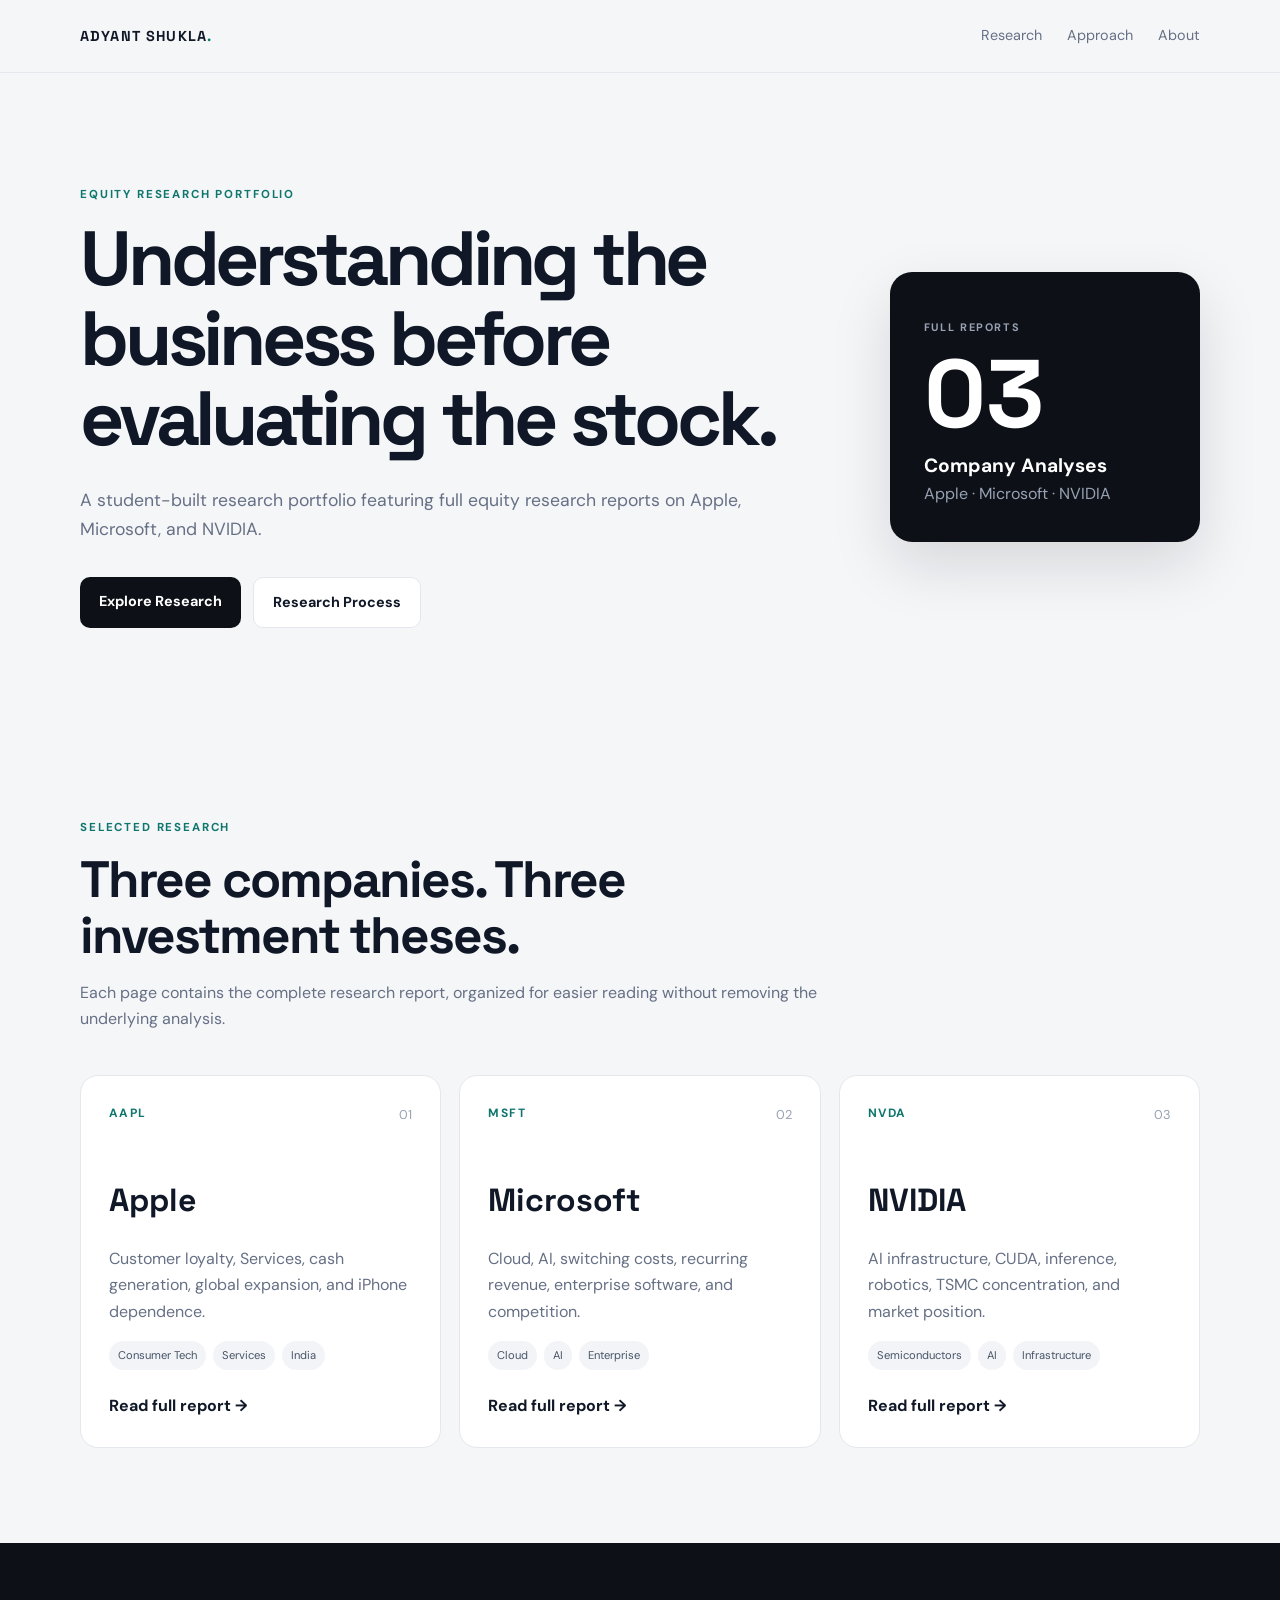
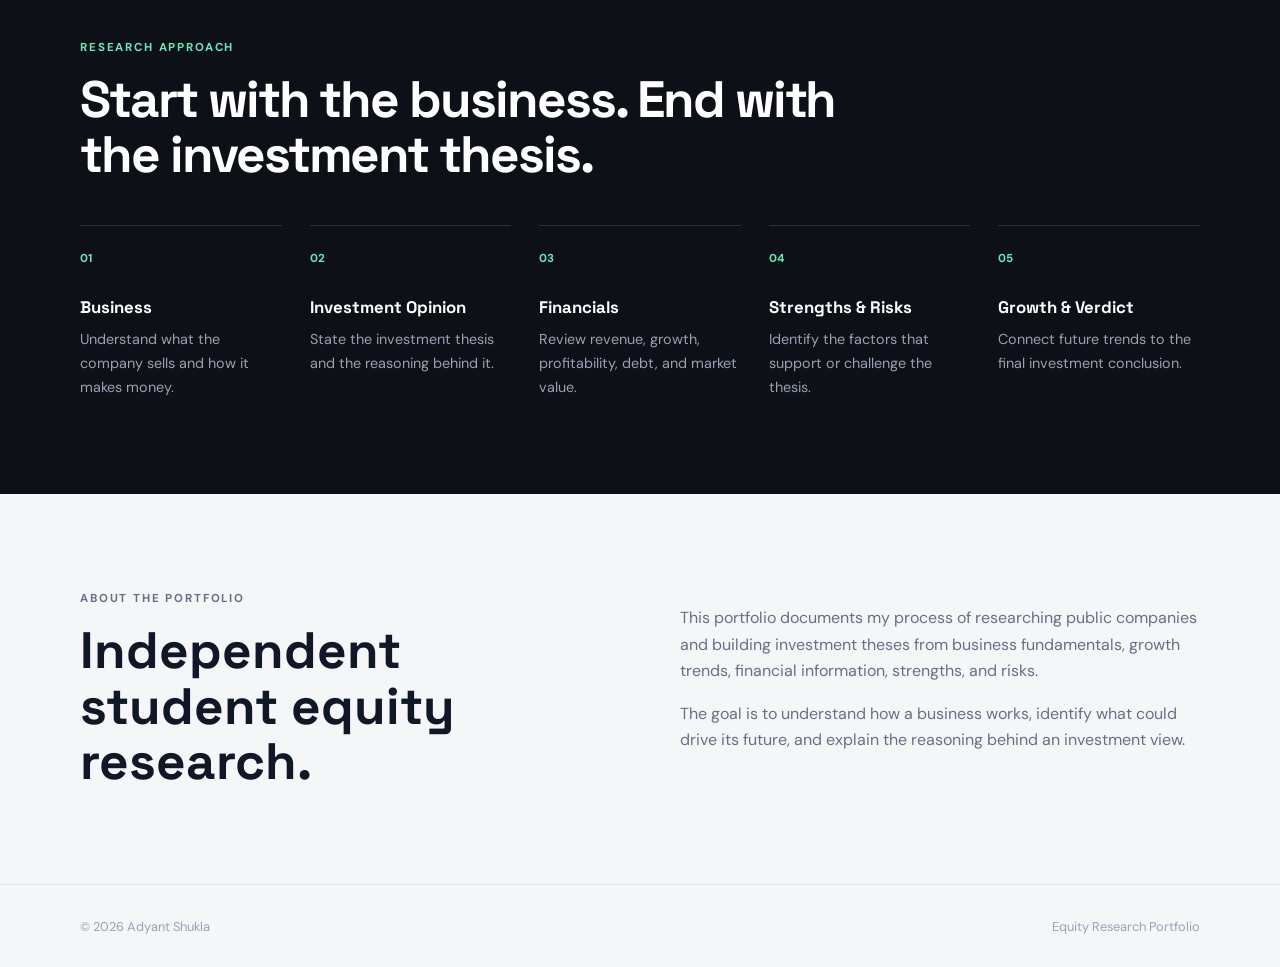
<file: index.html>
<!doctype html><html lang="en"><head><meta charset="utf-8"><meta name="viewport" content="width=device-width,initial-scale=1"><title>Adyant Shukla | Equity Research Portfolio</title><style>
@import url('https://fonts.googleapis.com/css2?family=DM+Sans:wght@400;500;600;700&family=Space+Grotesk:wght@500;600;700&display=swap');
:root{--bg:#f5f6f8;--surface:#fff;--ink:#101828;--muted:#667085;--line:#e4e7ec;--dark:#0d1117;--accent:#6ee7b7;--accent-dark:#0f766e;--max:1120px}
*{box-sizing:border-box}html{scroll-behavior:smooth}body{margin:0;background:var(--bg);color:var(--ink);font-family:"DM Sans",sans-serif;line-height:1.65}a{color:inherit;text-decoration:none}.container{width:min(calc(100% - 40px),var(--max));margin:auto}
.nav{position:sticky;top:0;z-index:20;background:rgba(245,246,248,.95);backdrop-filter:blur(12px);border-bottom:1px solid var(--line)}.nav-inner{min-height:72px;display:flex;align-items:center;justify-content:space-between}.brand{font:700 .9rem "Space Grotesk";letter-spacing:.08em}.brand span{color:var(--accent-dark)}nav{display:flex;gap:25px;color:var(--muted);font-size:.9rem}nav a:hover{color:var(--ink)}
.hero{padding:112px 0 95px}.hero-grid{display:grid;grid-template-columns:1.55fr .65fr;gap:70px;align-items:center}.eyebrow{margin:0 0 15px;color:var(--accent-dark);font-size:.72rem;font-weight:700;letter-spacing:.16em}.hero h1{font:700 clamp(3rem,6vw,5.4rem)/1.04 "Space Grotesk";letter-spacing:-.055em;margin:0}.hero-copy{max-width:670px;margin:27px 0 33px;color:var(--muted);font-size:1.1rem}.actions{display:flex;gap:12px}.button{padding:13px 19px;border-radius:10px;font-weight:700;font-size:.9rem}.primary{background:var(--dark);color:#fff}.secondary{border:1px solid var(--line);background:#fff}
.hero-card{background:var(--dark);color:#fff;border-radius:22px;padding:34px;min-height:270px;display:flex;flex-direction:column;justify-content:flex-end;box-shadow:0 24px 60px rgba(13,17,23,.13)}.metric-label{color:#98a2b3;font-size:.68rem;letter-spacing:.15em;font-weight:700}.metric-number{font:700 6rem/.9 "Space Grotesk";margin:14px 0 12px}.metric-title{font-size:1.2rem;font-weight:700}.metric-sub{color:#98a2b3}
.section{padding:95px 0}.heading{max-width:780px;margin-bottom:42px}.heading h2{font:700 clamp(2.1rem,4vw,3.4rem)/1.08 "Space Grotesk";letter-spacing:-.04em;margin:0}.heading p:not(.eyebrow){color:var(--muted);margin-top:17px}
.cards{display:grid;grid-template-columns:repeat(3,1fr);gap:18px}.card{background:#fff;border:1px solid var(--line);border-radius:18px;padding:28px;min-height:340px;display:flex;flex-direction:column}.card-top{display:flex;justify-content:space-between}.ticker{color:var(--accent-dark);font-size:.75rem;font-weight:700;letter-spacing:.12em}.num{color:#98a2b3;font-size:.8rem}.card h3{font:700 2rem/1.1 "Space Grotesk";margin:58px 0 12px}.card p{color:var(--muted)}.tags{display:flex;gap:7px;flex-wrap:wrap;margin-top:auto}.tags span{background:#f2f4f7;color:#475467;padding:5px 9px;border-radius:999px;font-size:.7rem}.text-link{margin-top:23px;font-weight:700}
.dark{background:var(--dark);color:#fff}.dark .eyebrow{color:var(--accent)}.dark .heading p:not(.eyebrow){color:#98a2b3}.process{display:grid;grid-template-columns:repeat(5,1fr);gap:28px}.process-item{border-top:1px solid #29313d;padding-top:18px}.process-item span{color:var(--accent);font-size:.72rem;font-weight:700}.process-item h3{font:700 1.05rem "Space Grotesk";margin:26px 0 10px}.process-item p{color:#98a2b3;font-size:.9rem;margin:0}
.about{display:grid;grid-template-columns:1fr 1fr;gap:80px}.about h2{font:700 clamp(2.1rem,4vw,3.2rem)/1.08 "Space Grotesk";margin:0}.about p{color:var(--muted)}
footer{border-top:1px solid var(--line)}.footer{min-height:82px;display:flex;justify-content:space-between;align-items:center;color:#98a2b3;font-size:.8rem}
.report-hero{padding:82px 0 52px}.back{display:inline-block;color:var(--muted);font-size:.88rem;margin-bottom:25px}.report-hero h1{font:700 clamp(3rem,6vw,5rem)/1 "Space Grotesk";letter-spacing:-.055em;margin:0}.meta{color:var(--muted);margin-top:15px}
.report-wrap{display:grid;grid-template-columns:minmax(0,1fr) 285px;gap:55px;align-items:start;padding-bottom:90px}.section-block{padding:38px 0;border-top:1px solid var(--line);scroll-margin-top:90px}.section-block:first-child{border-top:0}.section-block h2{font:700 1.65rem/1.15 "Space Grotesk";margin:0 0 18px}.section-block h3{font:700 1.05rem "Space Grotesk";margin:26px 0 9px}.section-block p{color:#475467;margin:0 0 16px}.section-block ul,.section-block ol{color:#475467}.section-block li{margin:8px 0}.snapshot{width:100%;border-collapse:collapse;background:#fff;border:1px solid var(--line)}.snapshot td{padding:11px 13px;border-bottom:1px solid var(--line)}.snapshot tr:last-child td{border-bottom:0}.snapshot td:last-child{text-align:right;font-weight:600}.rating-card{position:sticky;top:95px;background:var(--dark);color:#fff;border-radius:18px;padding:25px}.rating-label{color:var(--accent);font-size:.68rem;font-weight:700;letter-spacing:.13em}.rating{font:700 3.1rem "Space Grotesk";margin:9px 0}.rating-card p{color:#98a2b3;font-size:.86rem;margin:0}.toc{margin-top:22px;border-top:1px solid #29313d;padding-top:18px}.toc a{display:block;color:#cbd5e1;font-size:.82rem;padding:5px 0}.toc a:hover{color:#fff}
@media(max-width:850px){.hero-grid,.about,.report-wrap{grid-template-columns:1fr}.cards{grid-template-columns:1fr}.process{grid-template-columns:repeat(2,1fr)}.rating-card{position:static}.hero{padding-top:70px}}
@media(max-width:560px){.container{width:min(calc(100% - 28px),var(--max))}nav{gap:12px;font-size:.76rem}.section{padding:70px 0}.process{grid-template-columns:1fr}.footer{flex-direction:column;justify-content:center;gap:4px}}

</style></head><body>
<header class="nav"><div class="container nav-inner"><a class="brand" href="index.html">ADYANT SHUKLA<span>.</span></a><nav><a href="#research">Research</a><a href="#approach">Approach</a><a href="#about">About</a></nav></div></header>
<section class="hero"><div class="container hero-grid"><div><p class="eyebrow">EQUITY RESEARCH PORTFOLIO</p><h1>Understanding the business before evaluating the stock.</h1><p class="hero-copy">A student-built research portfolio featuring full equity research reports on Apple, Microsoft, and NVIDIA.</p><div class="actions"><a class="button primary" href="#research">Explore Research</a><a class="button secondary" href="#approach">Research Process</a></div></div><div class="hero-card"><div class="metric-label">FULL REPORTS</div><div class="metric-number">03</div><div class="metric-title">Company Analyses</div><div class="metric-sub">Apple · Microsoft · NVIDIA</div></div></div></section>
<section id="research" class="section"><div class="container"><div class="heading"><p class="eyebrow">SELECTED RESEARCH</p><h2>Three companies. Three investment theses.</h2><p>Each page contains the complete research report, organized for easier reading without removing the underlying analysis.</p></div><div class="cards">
<article class="card"><div class="card-top"><span class="ticker">AAPL</span><span class="num">01</span></div><h3>Apple</h3><p>Customer loyalty, Services, cash generation, global expansion, and iPhone dependence.</p><div class="tags"><span>Consumer Tech</span><span>Services</span><span>India</span></div><a class="text-link" href="apple.html">Read full report →</a></article>
<article class="card"><div class="card-top"><span class="ticker">MSFT</span><span class="num">02</span></div><h3>Microsoft</h3><p>Cloud, AI, switching costs, recurring revenue, enterprise software, and competition.</p><div class="tags"><span>Cloud</span><span>AI</span><span>Enterprise</span></div><a class="text-link" href="microsoft.html">Read full report →</a></article>
<article class="card"><div class="card-top"><span class="ticker">NVDA</span><span class="num">03</span></div><h3>NVIDIA</h3><p>AI infrastructure, CUDA, inference, robotics, TSMC concentration, and market position.</p><div class="tags"><span>Semiconductors</span><span>AI</span><span>Infrastructure</span></div><a class="text-link" href="nvidia.html">Read full report →</a></article>
</div></div></section>
<section id="approach" class="section dark"><div class="container"><div class="heading"><p class="eyebrow">RESEARCH APPROACH</p><h2>Start with the business. End with the investment thesis.</h2></div><div class="process">
<div class="process-item"><span>01</span><h3>Business</h3><p>Understand what the company sells and how it makes money.</p></div>
<div class="process-item"><span>02</span><h3>Investment Opinion</h3><p>State the investment thesis and the reasoning behind it.</p></div>
<div class="process-item"><span>03</span><h3>Financials</h3><p>Review revenue, growth, profitability, debt, and market value.</p></div>
<div class="process-item"><span>04</span><h3>Strengths & Risks</h3><p>Identify the factors that support or challenge the thesis.</p></div>
<div class="process-item"><span>05</span><h3>Growth & Verdict</h3><p>Connect future trends to the final investment conclusion.</p></div>
</div></div></section>
<section id="about" class="section"><div class="container about"><div><p class="eyebrow">ABOUT THE PORTFOLIO</p><h2>Independent student equity research.</h2></div><div><p>This portfolio documents my process of researching public companies and building investment theses from business fundamentals, growth trends, financial information, strengths, and risks.</p><p>The goal is to understand how a business works, identify what could drive its future, and explain the reasoning behind an investment view.</p></div></div></section>
<footer><div class="container footer"><span>© 2026 Adyant Shukla</span><span>Equity Research Portfolio</span></div></footer><script src="script.js"></script></body></html>
</file>
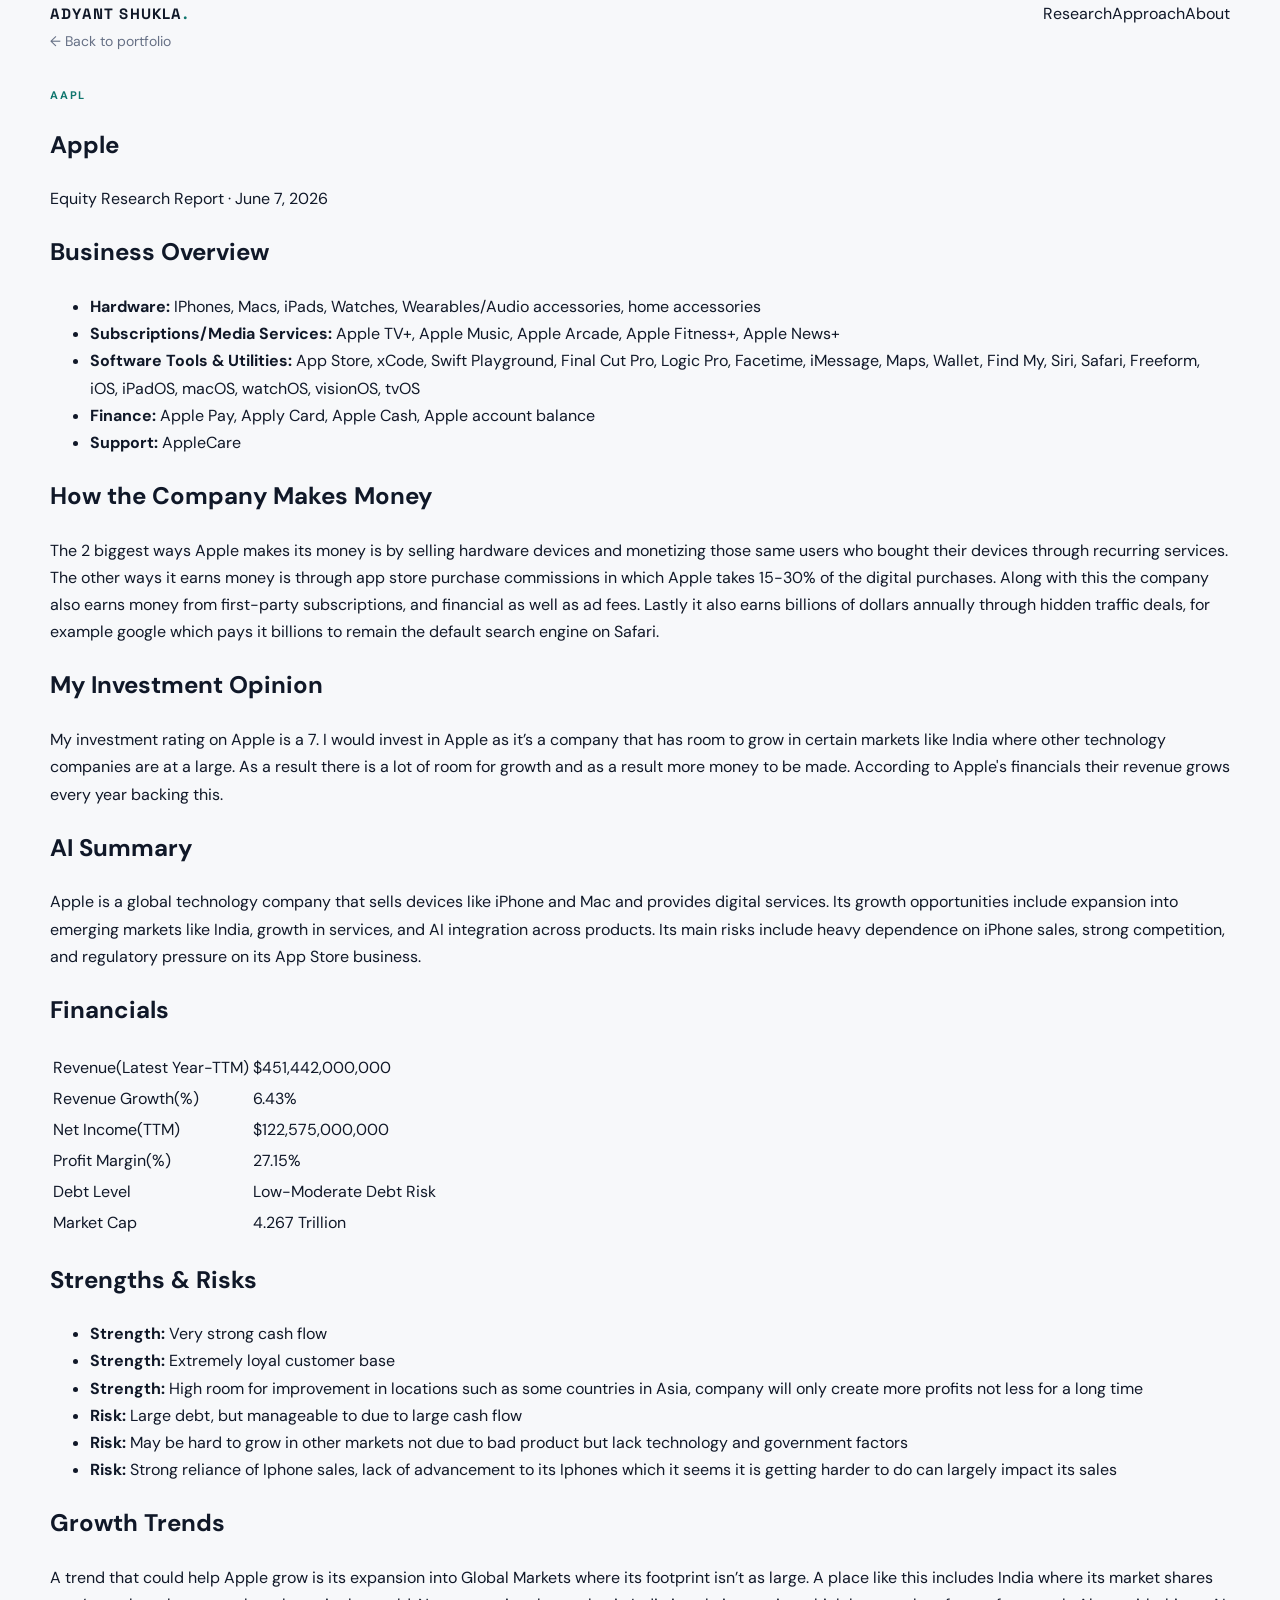
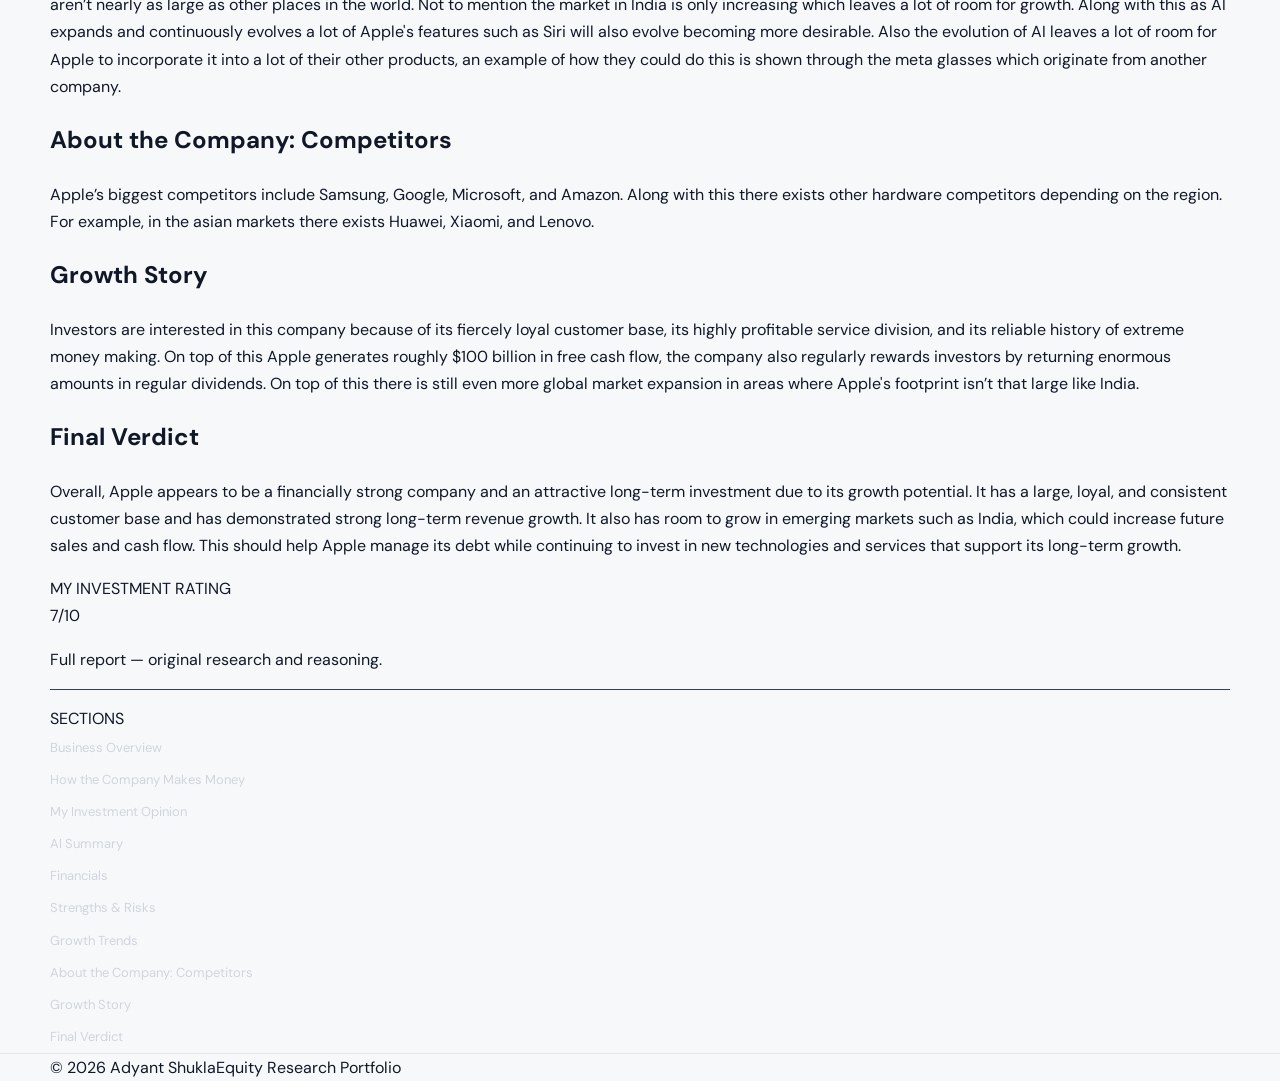
<file: apple.html>
<!doctype html><html lang="en"><head><meta charset="utf-8"><meta name="viewport" content="width=device-width,initial-scale=1"><title>Apple Equity Research | Adyant Shukla</title><link rel="stylesheet" href="styles.css"></head><body>
<header class="nav"><div class="container nav-inner"><a class="brand" href="index.html">ADYANT SHUKLA<span>.</span></a><nav><a href="index.html#research">Research</a><a href="index.html#approach">Approach</a><a href="index.html#about">About</a></nav></div></header>
<section class="report-hero"><div class="container"><a class="back" href="index.html">← Back to portfolio</a><p class="eyebrow">AAPL</p><h1>Apple</h1><p class="meta">Equity Research Report · June 7, 2026</p></div></section>
<div class="container report-wrap"><main><section class="section-block" id="business-overview"><h2>Business Overview</h2><ul><li><strong>Hardware:</strong> IPhones, Macs, iPads, Watches, Wearables/Audio accessories, home accessories</li><li><strong>Subscriptions/Media Services:</strong> Apple TV+, Apple Music, Apple Arcade, Apple Fitness+, Apple News+</li><li><strong>Software Tools & Utilities:</strong> App Store, xCode, Swift Playground, Final Cut Pro, Logic Pro, Facetime, iMessage, Maps, Wallet, Find My, Siri, Safari, Freeform, iOS, iPadOS, macOS, watchOS, visionOS, tvOS</li><li><strong>Finance:</strong> Apple Pay, Apply Card, Apple Cash, Apple account balance</li><li><strong>Support:</strong> AppleCare</li></ul></section><section class="section-block" id="money"><h2>How the Company Makes Money</h2><p>The 2 biggest ways Apple makes its money is by selling hardware devices and monetizing those same users who bought their devices through recurring services. The other ways it earns money is through app store purchase commissions in which Apple takes 15-30% of the digital purchases. Along with this the company also earns money from first-party subscriptions, and financial as well as ad fees. Lastly it also earns billions of dollars annually through hidden traffic deals, for example google which pays it billions to remain the default search engine on Safari.</p></section><section class="section-block" id="investment-opinion"><h2>My Investment Opinion</h2><p>My investment rating on Apple is a 7. I would invest in Apple as it’s a company that has room to grow in certain markets like India where other technology companies are at a large. As a result there is a lot of room for growth and as a result more money to be made. According to Apple's financials their revenue grows every year backing this.</p></section><section class="section-block" id="ai-summary"><h2>AI Summary</h2><p>Apple is a global technology company that sells devices like iPhone and Mac and provides digital services. Its growth opportunities include expansion into emerging markets like India, growth in services, and AI integration across products. Its main risks include heavy dependence on iPhone sales, strong competition, and regulatory pressure on its App Store business.</p></section><section class="section-block" id="financials"><h2>Financials</h2><table class="snapshot"><tr><td>Revenue(Latest Year-TTM)</td><td>$451,442,000,000</td></tr><tr><td>Revenue Growth(%)</td><td>6.43%</td></tr><tr><td>Net Income(TTM)</td><td>$122,575,000,000</td></tr><tr><td>Profit Margin(%)</td><td>27.15%</td></tr><tr><td>Debt Level</td><td>Low-Moderate Debt Risk</td></tr><tr><td>Market Cap</td><td>4.267 Trillion</td></tr></table></section><section class="section-block" id="strengths-risks"><h2>Strengths & Risks</h2><ul><li><strong>Strength:</strong> Very strong cash flow</li><li><strong>Strength:</strong> Extremely loyal customer base</li><li><strong>Strength:</strong> High room for improvement in locations such as some countries in Asia, company will only create more profits not less for a long time</li><li><strong>Risk:</strong> Large debt, but manageable to due to large cash flow</li><li><strong>Risk:</strong> May be hard to grow in other markets not due to bad product but lack technology and government factors</li><li><strong>Risk:</strong> Strong reliance of Iphone sales, lack of advancement to its Iphones which it seems it is getting harder to do can largely impact its sales</li></ul></section><section class="section-block" id="growth-trends"><h2>Growth Trends</h2><p>A trend that could help Apple grow is its expansion into Global Markets where its footprint isn’t as large. A place like this includes India where its market shares aren’t nearly as large as other places in the world. Not to mention the market in India is only increasing which leaves a lot of room for growth. Along with this as AI expands and continuously evolves a lot of Apple's features such as Siri will also evolve becoming more desirable. Also the evolution of AI leaves a lot of room for Apple to incorporate it into a lot of their other products, an example of how they could do this is shown through the meta glasses which originate from another company.</p></section><section class="section-block" id="competitors"><h2>About the Company: Competitors</h2><p>Apple’s biggest competitors include Samsung, Google, Microsoft, and Amazon. Along with this there exists other hardware competitors depending on the region. For example, in the asian markets there exists Huawei, Xiaomi, and Lenovo.</p></section><section class="section-block" id="growth-story"><h2>Growth Story</h2><p>Investors are interested in this company because of its fiercely loyal customer base, its highly profitable service division, and its reliable history of extreme money making. On top of this Apple generates roughly $100 billion in free cash flow, the company also regularly rewards investors by returning enormous amounts in regular dividends. On top of this there is still even more global market expansion in areas where Apple's footprint isn’t that large like India.</p></section><section class="section-block" id="final-verdict"><h2>Final Verdict</h2><p>Overall, Apple appears to be a financially strong company and an attractive long-term investment due to its growth potential. It has a large, loyal, and consistent customer base and has demonstrated strong long-term revenue growth. It also has room to grow in emerging markets such as India, which could increase future sales and cash flow. This should help Apple manage its debt while continuing to invest in new technologies and services that support its long-term growth.</p></section></main><aside class="rating-card"><div class="rating-label">MY INVESTMENT RATING</div><div class="rating">7/10</div><p>Full report — original research and reasoning.</p><div class="toc"><div class="rating-label">SECTIONS</div><a href="#business-overview">Business Overview</a><a href="#money">How the Company Makes Money</a><a href="#investment-opinion">My Investment Opinion</a><a href="#ai-summary">AI Summary</a><a href="#financials">Financials</a><a href="#strengths-risks">Strengths & Risks</a><a href="#growth-trends">Growth Trends</a><a href="#competitors">About the Company: Competitors</a><a href="#growth-story">Growth Story</a><a href="#final-verdict">Final Verdict</a></div></aside></div>
<footer><div class="container footer"><span>© 2026 Adyant Shukla</span><span>Equity Research Portfolio</span></div></footer><script src="script.js"></script></body></html>
</file>
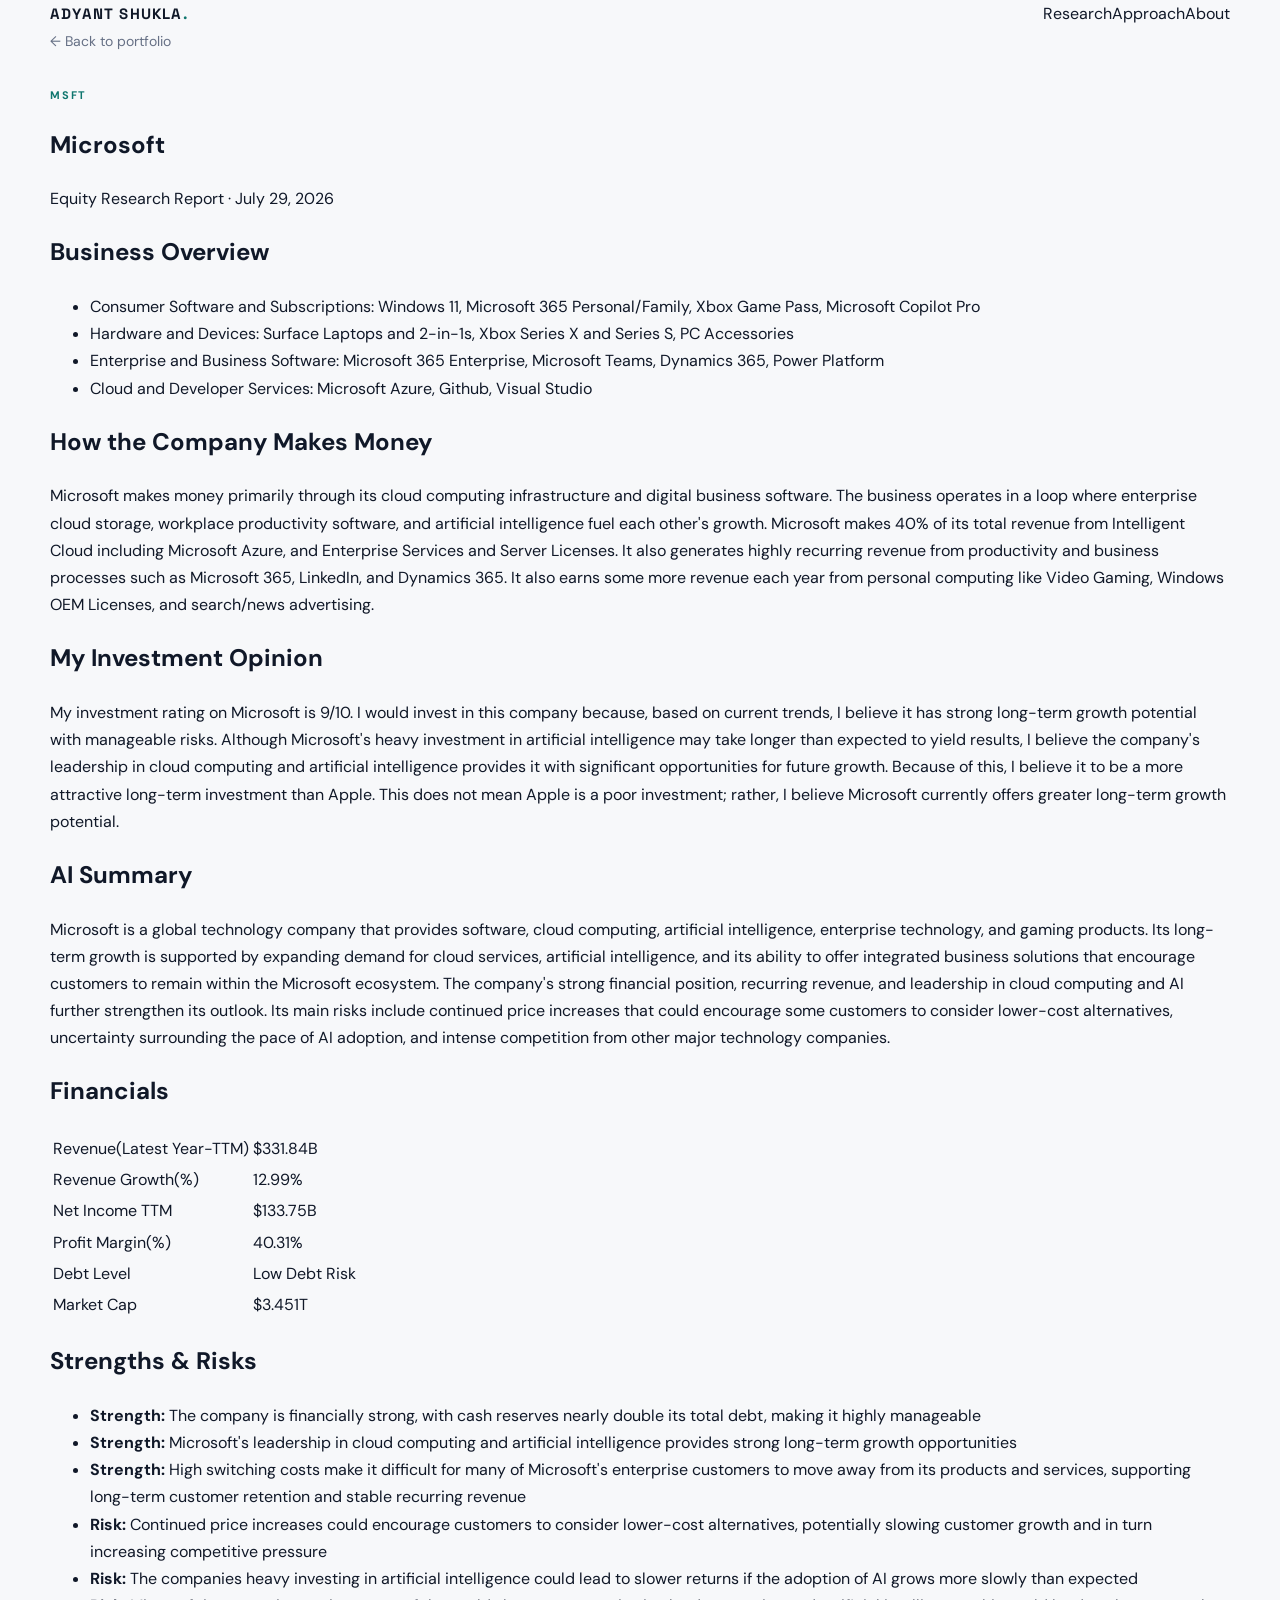
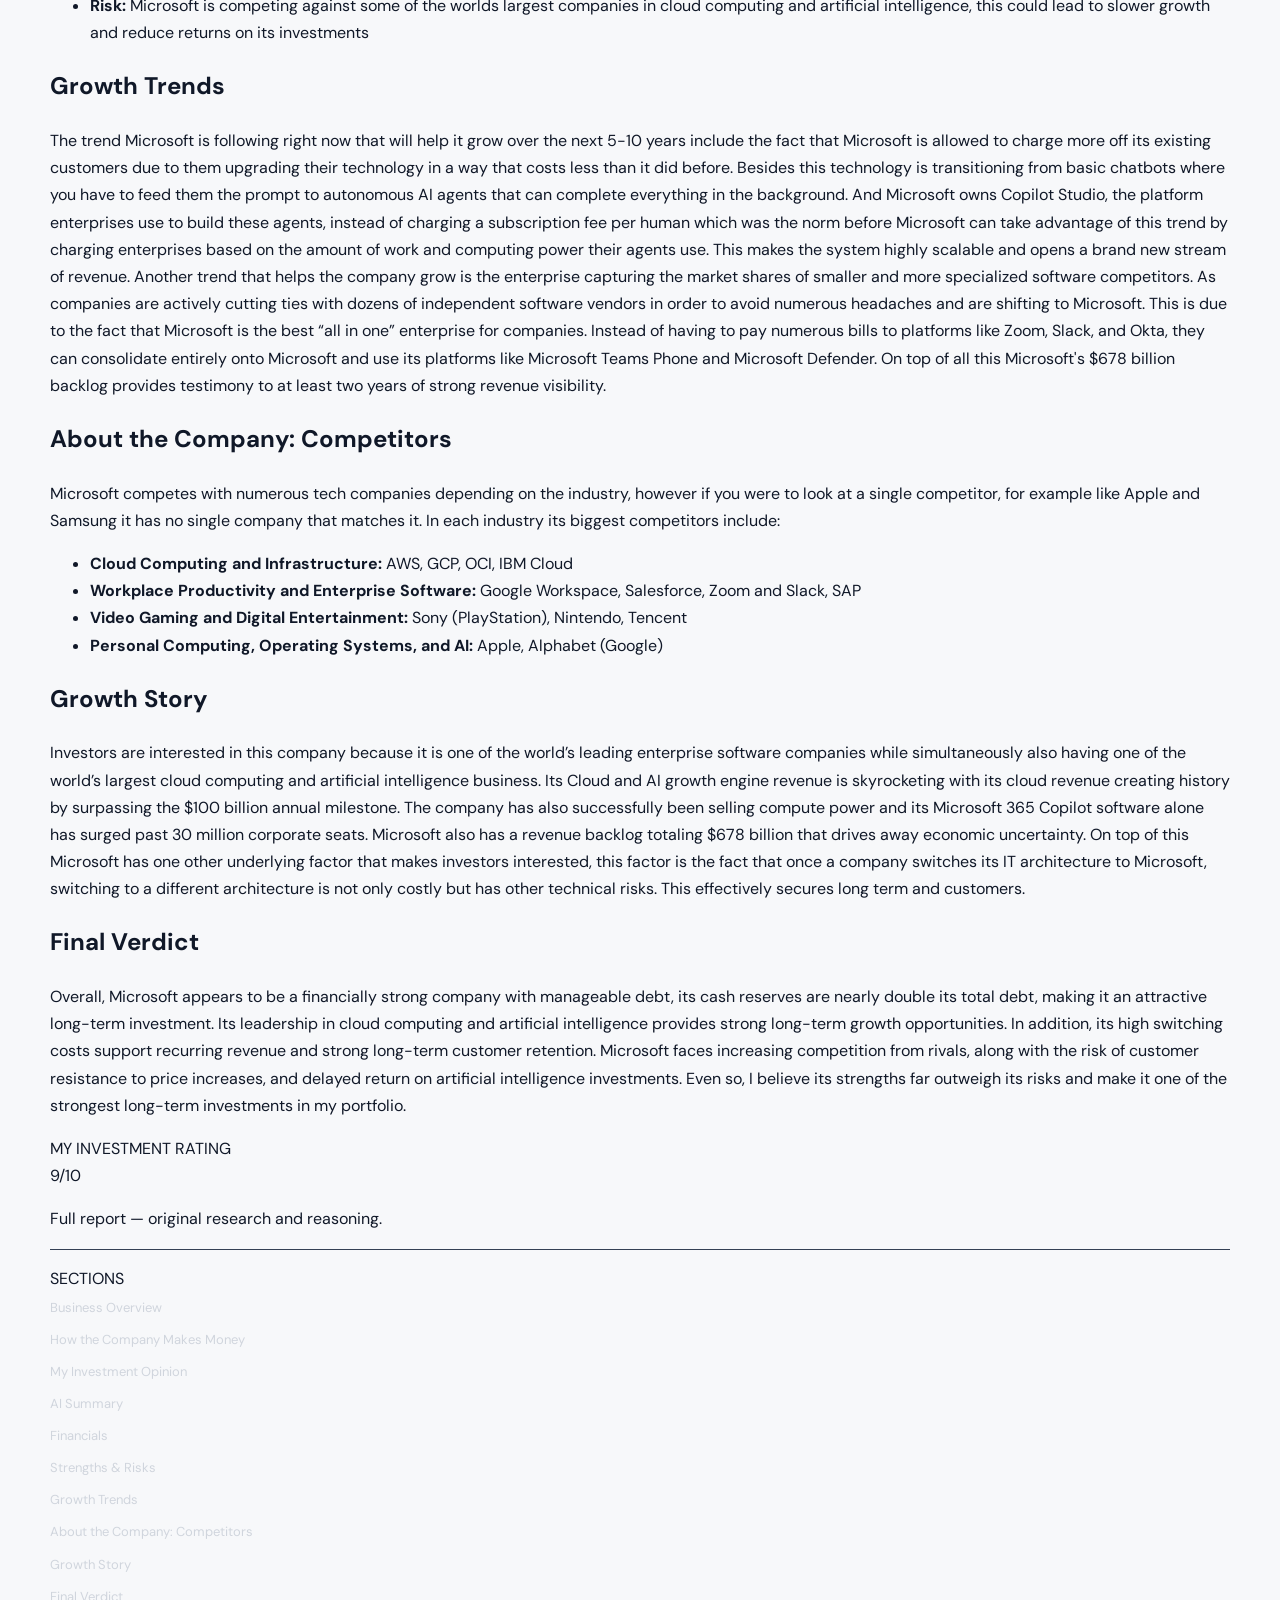
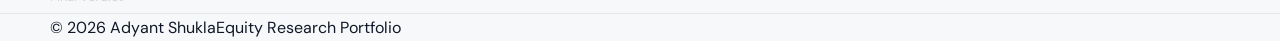
<file: microsoft.html>
<!doctype html><html lang="en"><head><meta charset="utf-8"><meta name="viewport" content="width=device-width,initial-scale=1"><title>Microsoft Equity Research | Adyant Shukla</title><link rel="stylesheet" href="styles.css"></head><body>
<header class="nav"><div class="container nav-inner"><a class="brand" href="index.html">ADYANT SHUKLA<span>.</span></a><nav><a href="index.html#research">Research</a><a href="index.html#approach">Approach</a><a href="index.html#about">About</a></nav></div></header>
<section class="report-hero"><div class="container"><a class="back" href="index.html">← Back to portfolio</a><p class="eyebrow">MSFT</p><h1>Microsoft</h1><p class="meta">Equity Research Report · July 29, 2026</p></div></section>
<div class="container report-wrap"><main><section class="section-block" id="business-overview"><h2>Business Overview</h2><ul><li>Consumer Software and Subscriptions: Windows 11, Microsoft 365 Personal/Family, Xbox Game Pass, Microsoft Copilot Pro</li><li>Hardware and Devices: Surface Laptops and 2-in-1s, Xbox Series X and Series S, PC Accessories</li><li>Enterprise and Business Software: Microsoft 365 Enterprise, Microsoft Teams, Dynamics 365, Power Platform</li><li>Cloud and Developer Services: Microsoft Azure, Github, Visual Studio</li></ul></section><section class="section-block" id="money"><h2>How the Company Makes Money</h2><p>Microsoft makes money primarily through its cloud computing infrastructure and digital business software. The business operates in a loop where enterprise cloud storage, workplace productivity software, and artificial intelligence fuel each other's growth. Microsoft makes 40% of its total revenue from Intelligent Cloud including Microsoft Azure, and Enterprise Services and Server Licenses. It also generates highly recurring revenue from productivity and business processes such as Microsoft 365, LinkedIn, and Dynamics 365. It also earns some more revenue each year from personal computing like Video Gaming, Windows OEM Licenses, and search/news advertising.</p></section><section class="section-block" id="investment-opinion"><h2>My Investment Opinion</h2><p>My investment rating on Microsoft is 9/10. I would invest in this company because, based on current trends, I believe it has strong long-term growth potential with manageable risks. Although Microsoft's heavy investment in artificial intelligence may take longer than expected to yield results, I believe the company's leadership in cloud computing and artificial intelligence provides it with significant opportunities for future growth. Because of this, I believe it to be a more attractive long-term investment than Apple. This does not mean Apple is a poor investment; rather, I believe Microsoft currently offers greater long-term growth potential.</p></section><section class="section-block" id="ai-summary"><h2>AI Summary</h2><p>Microsoft is a global technology company that provides software, cloud computing, artificial intelligence, enterprise technology, and gaming products. Its long-term growth is supported by expanding demand for cloud services, artificial intelligence, and its ability to offer integrated business solutions that encourage customers to remain within the Microsoft ecosystem. The company's strong financial position, recurring revenue, and leadership in cloud computing and AI further strengthen its outlook. Its main risks include continued price increases that could encourage some customers to consider lower-cost alternatives, uncertainty surrounding the pace of AI adoption, and intense competition from other major technology companies.</p></section><section class="section-block" id="financials"><h2>Financials</h2><table class="snapshot"><tr><td>Revenue(Latest Year-TTM)</td><td>$331.84B</td></tr><tr><td>Revenue Growth(%)</td><td>12.99%</td></tr><tr><td>Net Income TTM</td><td>$133.75B</td></tr><tr><td>Profit Margin(%)</td><td>40.31%</td></tr><tr><td>Debt Level</td><td>Low Debt Risk</td></tr><tr><td>Market Cap</td><td>$3.451T</td></tr></table></section><section class="section-block" id="strengths-risks"><h2>Strengths & Risks</h2><ul><li><strong>Strength:</strong> The company is financially strong, with cash reserves nearly double its total debt, making it highly manageable</li><li><strong>Strength:</strong> Microsoft's leadership in cloud computing and artificial intelligence provides strong long-term growth opportunities</li><li><strong>Strength:</strong> High switching costs make it difficult for many of Microsoft's enterprise customers to move away from its products and services, supporting long-term customer retention and stable recurring revenue</li><li><strong>Risk:</strong> Continued price increases could encourage customers to consider lower-cost alternatives, potentially slowing customer growth and in turn increasing competitive pressure</li><li><strong>Risk:</strong> The companies heavy investing in artificial intelligence could lead to slower returns if the adoption of AI grows more slowly than expected</li><li><strong>Risk:</strong> Microsoft is competing against some of the worlds largest companies in cloud computing and artificial intelligence, this could lead to slower growth and reduce returns on its investments</li></ul></section><section class="section-block" id="growth-trends"><h2>Growth Trends</h2><p>The trend Microsoft is following right now that will help it grow over the next 5-10 years include the fact that Microsoft is allowed to charge more off its existing customers due to them upgrading their technology in a way that costs less than it did before. Besides this technology is transitioning from basic chatbots where you have to feed them the prompt to autonomous AI agents that can complete everything in the background. And Microsoft owns Copilot Studio, the platform enterprises use to build these agents, instead of charging a subscription fee per human which was the norm before Microsoft can take advantage of this trend by charging enterprises based on the amount of work and computing power their agents use. This makes the system highly scalable and opens a brand new stream of revenue. Another trend that helps the company grow is the enterprise capturing the market shares of smaller and more specialized software competitors. As companies are actively cutting ties with dozens of independent software vendors in order to avoid numerous headaches and are shifting to Microsoft. This is due to the fact that Microsoft is the best “all in one” enterprise for companies. Instead of having to pay numerous bills to platforms like Zoom, Slack, and Okta, they can consolidate entirely onto Microsoft and use its platforms like Microsoft Teams Phone and Microsoft Defender. On top of all this Microsoft's $678 billion backlog provides testimony to at least two years of strong revenue visibility.</p></section><section class="section-block" id="competitors"><h2>About the Company: Competitors</h2><p>Microsoft competes with numerous tech companies depending on the industry, however if you were to look at a single competitor, for example like Apple and Samsung it has no single company that matches it. In each industry its biggest competitors include:</p><ul><li><strong>Cloud Computing and Infrastructure:</strong> AWS, GCP, OCI, IBM Cloud</li><li><strong>Workplace Productivity and Enterprise Software:</strong> Google Workspace, Salesforce, Zoom and Slack, SAP</li><li><strong>Video Gaming and Digital Entertainment:</strong> Sony (PlayStation), Nintendo, Tencent</li><li><strong>Personal Computing, Operating Systems, and AI:</strong> Apple, Alphabet (Google)</li></ul></section><section class="section-block" id="growth-story"><h2>Growth Story</h2><p>Investors are interested in this company because it is one of the world’s leading enterprise software companies while simultaneously also having one of the world’s largest cloud computing and artificial intelligence business. Its Cloud and AI growth engine revenue is skyrocketing with its cloud revenue creating history by surpassing the $100 billion annual milestone. The company has also successfully been selling compute power and its Microsoft 365 Copilot software alone has surged past 30 million corporate seats. Microsoft also has a revenue backlog totaling $678 billion that drives away economic uncertainty. On top of this Microsoft has one other underlying factor that makes investors interested, this factor is the fact that once a company switches its IT architecture to Microsoft, switching to a different architecture is not only costly but has other technical risks. This effectively secures long term and customers.</p></section><section class="section-block" id="final-verdict"><h2>Final Verdict</h2><p>Overall, Microsoft appears to be a financially strong company with manageable debt, its cash reserves are nearly double its total debt, making it an attractive long-term investment. Its leadership in cloud computing and artificial intelligence provides strong long-term growth opportunities. In addition, its high switching costs support recurring revenue and strong long-term customer retention. Microsoft faces increasing competition from rivals, along with the risk of customer resistance to price increases, and delayed return on artificial intelligence investments. Even so, I believe its strengths far outweigh its risks and make it one of the strongest long-term investments in my portfolio.</p></section></main><aside class="rating-card"><div class="rating-label">MY INVESTMENT RATING</div><div class="rating">9/10</div><p>Full report — original research and reasoning.</p><div class="toc"><div class="rating-label">SECTIONS</div><a href="#business-overview">Business Overview</a><a href="#money">How the Company Makes Money</a><a href="#investment-opinion">My Investment Opinion</a><a href="#ai-summary">AI Summary</a><a href="#financials">Financials</a><a href="#strengths-risks">Strengths & Risks</a><a href="#growth-trends">Growth Trends</a><a href="#competitors">About the Company: Competitors</a><a href="#growth-story">Growth Story</a><a href="#final-verdict">Final Verdict</a></div></aside></div>
<footer><div class="container footer"><span>© 2026 Adyant Shukla</span><span>Equity Research Portfolio</span></div></footer><script src="script.js"></script></body></html>
</file>
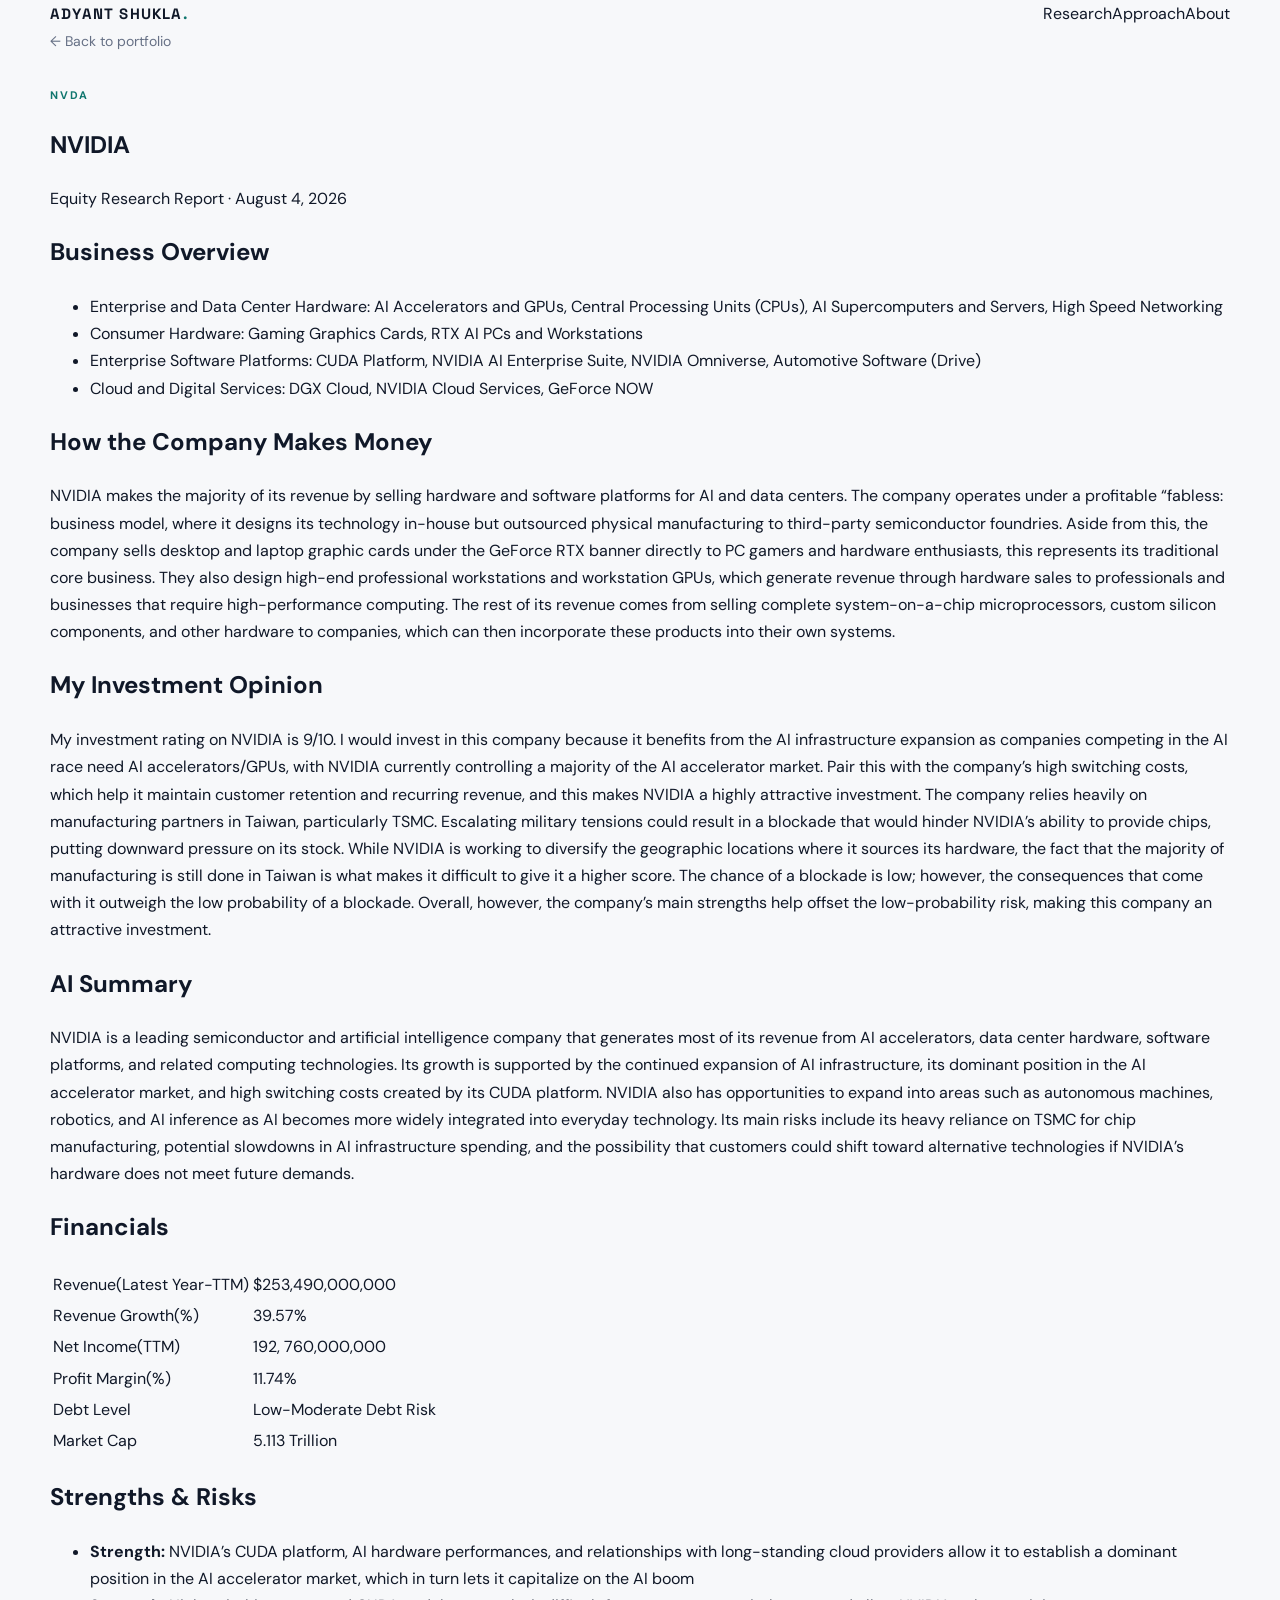
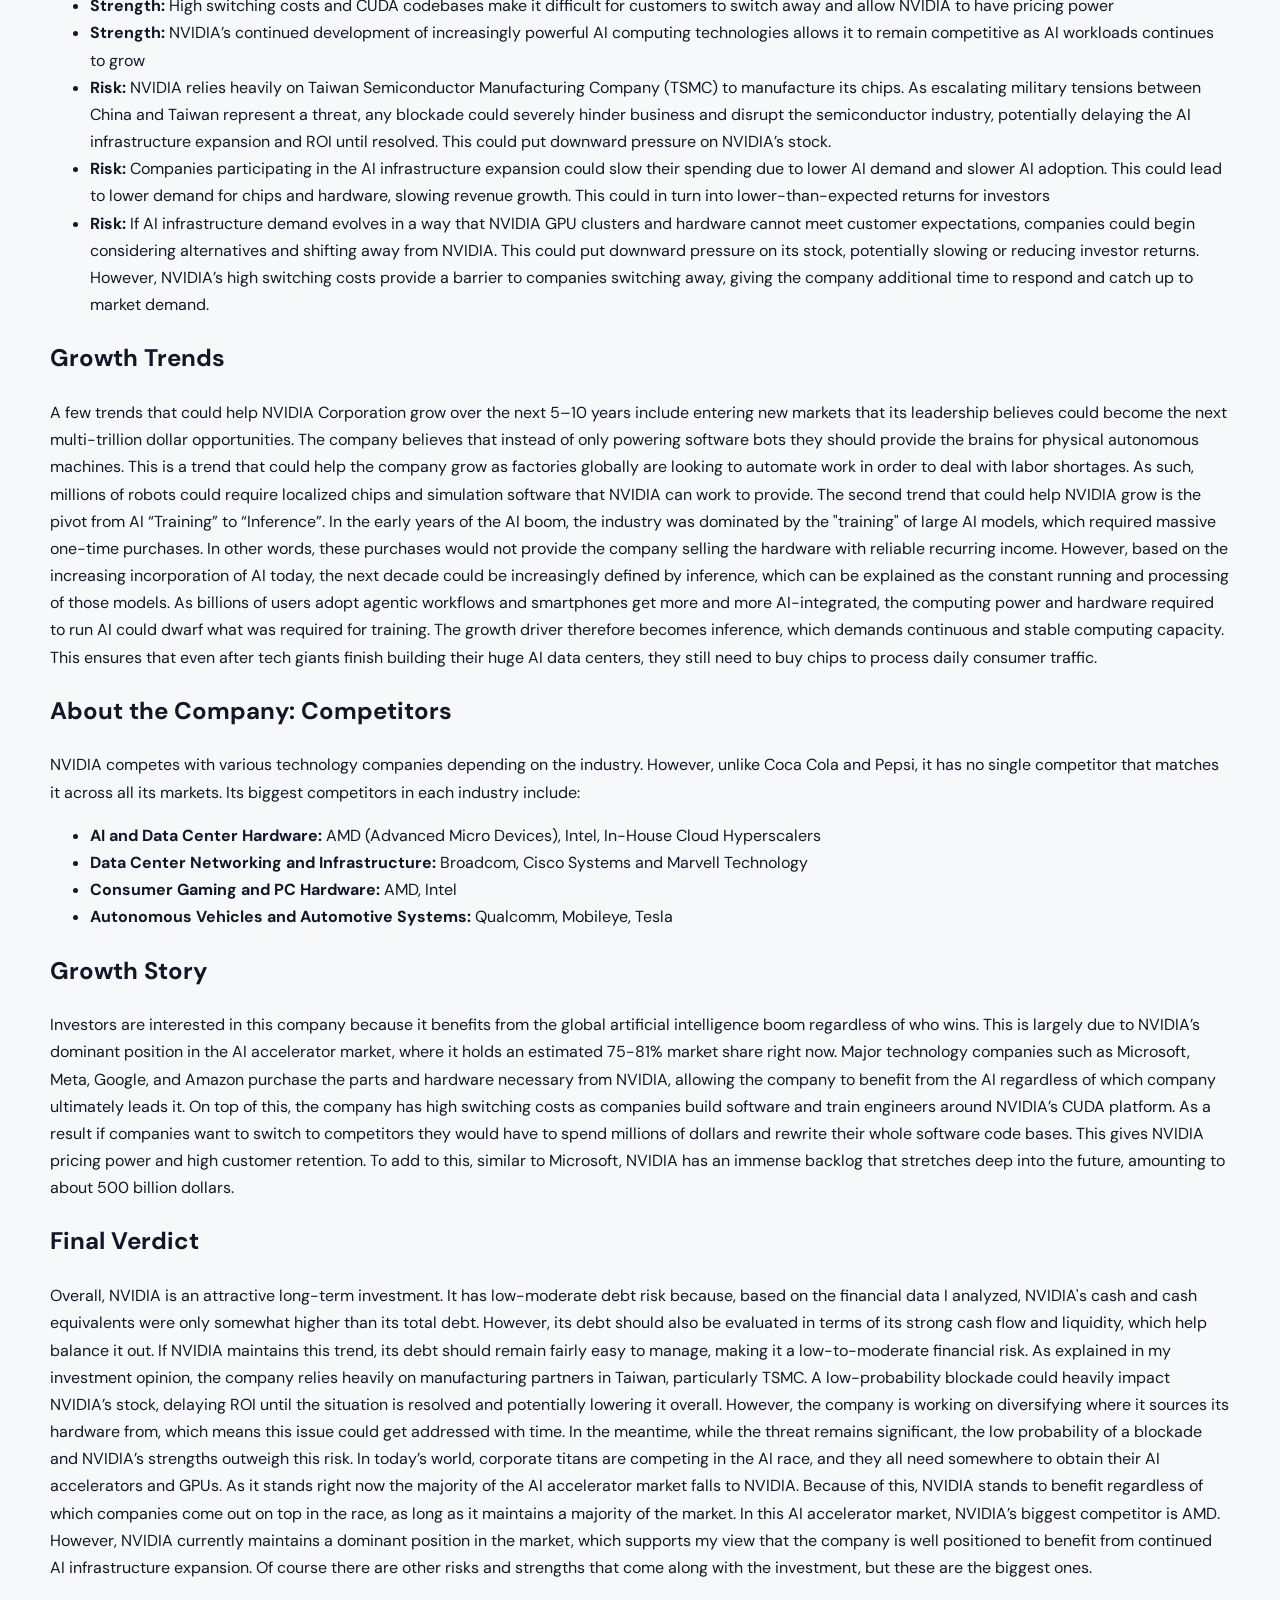
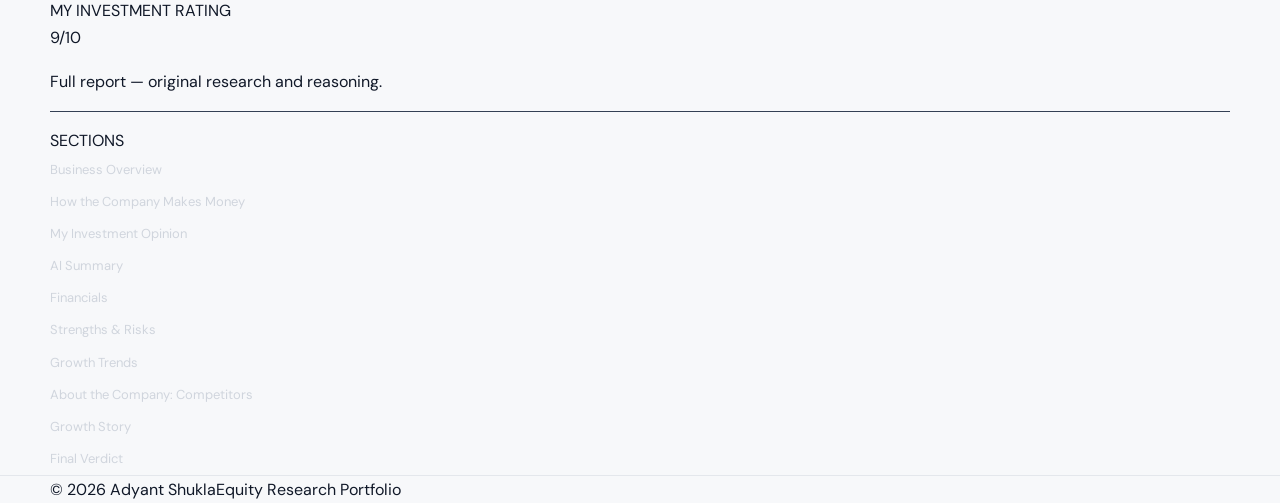
<file: nvidia.html>
<!doctype html><html lang="en"><head><meta charset="utf-8"><meta name="viewport" content="width=device-width,initial-scale=1"><title>NVIDIA Equity Research | Adyant Shukla</title><link rel="stylesheet" href="styles.css"></head><body>
<header class="nav"><div class="container nav-inner"><a class="brand" href="index.html">ADYANT SHUKLA<span>.</span></a><nav><a href="index.html#research">Research</a><a href="index.html#approach">Approach</a><a href="index.html#about">About</a></nav></div></header>
<section class="report-hero"><div class="container"><a class="back" href="index.html">← Back to portfolio</a><p class="eyebrow">NVDA</p><h1>NVIDIA</h1><p class="meta">Equity Research Report · August 4, 2026</p></div></section>
<div class="container report-wrap"><main><section class="section-block" id="business-overview"><h2>Business Overview</h2><ul><li>Enterprise and Data Center Hardware: AI Accelerators and GPUs, Central Processing Units (CPUs), AI Supercomputers and Servers, High Speed Networking</li><li>Consumer Hardware: Gaming Graphics Cards, RTX AI PCs and Workstations</li><li>Enterprise Software Platforms: CUDA Platform, NVIDIA AI Enterprise Suite, NVIDIA Omniverse, Automotive Software (Drive)</li><li>Cloud and Digital Services: DGX Cloud, NVIDIA Cloud Services, GeForce NOW</li></ul></section><section class="section-block" id="money"><h2>How the Company Makes Money</h2><p>NVIDIA makes the majority of its revenue by selling hardware and software platforms for AI and data centers. The company operates under a profitable “fabless: business model, where it designs its technology in-house but outsourced physical manufacturing to third-party semiconductor foundries. Aside from this, the company sells desktop and laptop graphic cards under the GeForce RTX banner directly to PC gamers and hardware enthusiasts, this represents its traditional core business. They also design high-end professional workstations and workstation GPUs, which generate revenue through hardware sales to professionals and businesses that require high-performance computing. The rest of its revenue comes from selling complete system-on-a-chip microprocessors, custom silicon components, and other hardware to companies, which can then incorporate these products into their own systems.</p></section><section class="section-block" id="investment-opinion"><h2>My Investment Opinion</h2><p>My investment rating on NVIDIA is 9/10. I would invest in this company because it benefits from the AI infrastructure expansion as companies competing in the AI race need AI accelerators/GPUs, with NVIDIA currently controlling a majority of the AI accelerator market. Pair this with the company’s high switching costs, which help it maintain customer retention and recurring revenue, and this makes NVIDIA a highly attractive investment. The company relies heavily on manufacturing partners in Taiwan, particularly TSMC. Escalating military tensions could result in a blockade that would hinder NVIDIA’s ability to provide chips, putting downward pressure on its stock. While NVIDIA is working to diversify the geographic locations where it sources its hardware, the fact that the majority of manufacturing is still done in Taiwan is what makes it difficult to give it a higher score. The chance of a blockade is low; however, the consequences that come with it outweigh the low probability of a blockade. Overall, however, the company’s main strengths help offset the low-probability risk, making this company an attractive investment.</p></section><section class="section-block" id="ai-summary"><h2>AI Summary</h2><p>NVIDIA is a leading semiconductor and artificial intelligence company that generates most of its revenue from AI accelerators, data center hardware, software platforms, and related computing technologies. Its growth is supported by the continued expansion of AI infrastructure, its dominant position in the AI accelerator market, and high switching costs created by its CUDA platform. NVIDIA also has opportunities to expand into areas such as autonomous machines, robotics, and AI inference as AI becomes more widely integrated into everyday technology. Its main risks include its heavy reliance on TSMC for chip manufacturing, potential slowdowns in AI infrastructure spending, and the possibility that customers could shift toward alternative technologies if NVIDIA’s hardware does not meet future demands.</p></section><section class="section-block" id="financials"><h2>Financials</h2><table class="snapshot"><tr><td>Revenue(Latest Year-TTM)</td><td>$253,490,000,000</td></tr><tr><td>Revenue Growth(%)</td><td>39.57%</td></tr><tr><td>Net Income(TTM)</td><td>192, 760,000,000</td></tr><tr><td>Profit Margin(%)</td><td>11.74%</td></tr><tr><td>Debt Level</td><td>Low-Moderate Debt Risk</td></tr><tr><td>Market Cap</td><td>5.113 Trillion</td></tr></table></section><section class="section-block" id="strengths-risks"><h2>Strengths & Risks</h2><ul><li><strong>Strength:</strong> NVIDIA’s CUDA platform, AI hardware performances, and relationships with long-standing cloud providers allow it to establish a dominant position in the AI accelerator market, which in turn lets it capitalize on the AI boom</li><li><strong>Strength:</strong> High switching costs and CUDA codebases make it difficult for customers to switch away and allow NVIDIA to have pricing power</li><li><strong>Strength:</strong> NVIDIA’s continued development of increasingly powerful AI computing technologies allows it to remain competitive as AI workloads continues to grow</li><li><strong>Risk:</strong> NVIDIA relies heavily on Taiwan Semiconductor Manufacturing Company (TSMC) to manufacture its chips. As escalating military tensions between China and Taiwan represent a threat, any blockade could severely hinder business and disrupt the semiconductor industry, potentially delaying the AI infrastructure expansion and ROI until resolved. This could put downward pressure on NVIDIA’s stock.</li><li><strong>Risk:</strong> Companies participating in the AI infrastructure expansion could slow their spending due to lower AI demand and slower AI adoption. This could lead to lower demand for chips and hardware, slowing revenue growth. This could in turn into lower-than-expected returns for investors</li><li><strong>Risk:</strong> If AI infrastructure demand evolves in a way that NVIDIA GPU clusters and hardware cannot meet customer expectations, companies could begin considering alternatives and shifting away from NVIDIA. This could put downward pressure on its stock, potentially slowing or reducing investor returns. However, NVIDIA’s high switching costs provide a barrier to companies switching away, giving the company additional time to respond and catch up to market demand.</li></ul></section><section class="section-block" id="growth-trends"><h2>Growth Trends</h2><p>A few trends that could help NVIDIA Corporation grow over the next 5–10 years include entering new markets that its leadership believes could become the next multi-trillion dollar opportunities. The company believes that instead of only powering software bots they should provide the brains for physical autonomous machines. This is a trend that could help the company grow as factories globally are looking to automate work in order to deal with labor shortages. As such, millions of robots could require localized chips and simulation software that NVIDIA can work to provide. The second trend that could help NVIDIA grow is the pivot from AI “Training” to “Inference”. In the early years of the AI boom, the industry was dominated by the "training" of large AI models, which required massive one-time purchases. In other words, these purchases would not provide the company selling the hardware with reliable recurring income. However, based on the increasing incorporation of AI today, the next decade could be increasingly defined by inference, which can be explained as the constant running and processing of those models. As billions of users adopt agentic workflows and smartphones get more and more AI-integrated, the computing power and hardware required to run AI could dwarf what was required for training. The growth driver therefore becomes inference, which demands continuous and stable computing capacity. This ensures that even after tech giants finish building their huge AI data centers, they still need to buy chips to process daily consumer traffic.</p></section><section class="section-block" id="competitors"><h2>About the Company: Competitors</h2><p>NVIDIA competes with various technology companies depending on the industry. However, unlike Coca Cola and Pepsi, it has no single competitor that matches it across all its markets. Its biggest competitors in each industry include:</p><ul><li><strong>AI and Data Center Hardware:</strong> AMD (Advanced Micro Devices), Intel, In-House Cloud Hyperscalers</li><li><strong>Data Center Networking and Infrastructure:</strong> Broadcom, Cisco Systems and Marvell Technology</li><li><strong>Consumer Gaming and PC Hardware:</strong> AMD, Intel</li><li><strong>Autonomous Vehicles and Automotive Systems:</strong> Qualcomm, Mobileye, Tesla</li></ul></section><section class="section-block" id="growth-story"><h2>Growth Story</h2><p>Investors are interested in this company because it benefits from the global artificial intelligence boom regardless of who wins. This is largely due to NVIDIA’s dominant position in the AI accelerator market, where it holds an estimated 75-81% market share right now. Major technology companies such as Microsoft, Meta, Google, and Amazon purchase the parts and hardware necessary from NVIDIA, allowing the company to benefit from the AI regardless of which company ultimately leads it. On top of this, the company has high switching costs as companies build software and train engineers around NVIDIA’s CUDA platform. As a result if companies want to switch to competitors they would have to spend millions of dollars and rewrite their whole software code bases. This gives NVIDIA pricing power and high customer retention. To add to this, similar to Microsoft, NVIDIA has an immense backlog that stretches deep into the future, amounting to about 500 billion dollars.</p></section><section class="section-block" id="final-verdict"><h2>Final Verdict</h2><p>Overall, NVIDIA is an attractive long-term investment. It has low-moderate debt risk because, based on the financial data I analyzed, NVIDIA's cash and cash equivalents were only somewhat higher than its total debt. However, its debt should also be evaluated in terms of its strong cash flow and liquidity, which help balance it out. If NVIDIA maintains this trend, its debt should remain fairly easy to manage, making it a low-to-moderate financial risk. As explained in my investment opinion, the company relies heavily on manufacturing partners in Taiwan, particularly TSMC. A low-probability blockade could heavily impact NVIDIA’s stock, delaying ROI until the situation is resolved and potentially lowering it overall. However, the company is working on diversifying where it sources its hardware from, which means this issue could get addressed with time. In the meantime, while the threat remains significant, the low probability of a blockade and NVIDIA’s strengths outweigh this risk. In today’s world, corporate titans are competing in the AI race, and they all need somewhere to obtain their AI accelerators and GPUs. As it stands right now the majority of the AI accelerator market falls to NVIDIA. Because of this, NVIDIA stands to benefit regardless of which companies come out on top in the race, as long as it maintains a majority of the market. In this AI accelerator market, NVIDIA’s biggest competitor is AMD. However, NVIDIA currently maintains a dominant position in the market, which supports my view that the company is well positioned to benefit from continued AI infrastructure expansion. Of course there are other risks and strengths that come along with the investment, but these are the biggest ones.</p></section></main><aside class="rating-card"><div class="rating-label">MY INVESTMENT RATING</div><div class="rating">9/10</div><p>Full report — original research and reasoning.</p><div class="toc"><div class="rating-label">SECTIONS</div><a href="#business-overview">Business Overview</a><a href="#money">How the Company Makes Money</a><a href="#investment-opinion">My Investment Opinion</a><a href="#ai-summary">AI Summary</a><a href="#financials">Financials</a><a href="#strengths-risks">Strengths & Risks</a><a href="#growth-trends">Growth Trends</a><a href="#competitors">About the Company: Competitors</a><a href="#growth-story">Growth Story</a><a href="#final-verdict">Final Verdict</a></div></aside></div>
<footer><div class="container footer"><span>© 2026 Adyant Shukla</span><span>Equity Research Portfolio</span></div></footer><script src="script.js"></script></body></html>
</file>
<file: styles.css>
@import url('https://fonts.googleapis.com/css2?family=DM+Sans:wght@400;500;600;700&family=Space+Grotesk:wght@500;600;700&display=swap');
:root{--bg:#f7f8fa;--white:#fff;--ink:#101828;--muted:#667085;--line:#e4e7ec;--dark:#101828;--accent:#0f766e;--max:1180px}
*{box-sizing:border-box}html{scroll-behavior:smooth}
body{margin:0;background:var(--bg);color:var(--ink);font-family:"DM Sans",Arial,sans-serif;font-size:16px;line-height:1.7}
a{text-decoration:none;color:inherit}.container{width:min(calc(100% - 48px),var(--max));margin:auto}
.site-nav{height:76px;position:sticky;top:0;z-index:50;background:rgba(247,248,250,.97);border-bottom:1px solid var(--line);backdrop-filter:blur(10px)}
.nav-inner{height:100%;display:flex;align-items:center;justify-content:space-between}.brand{font:700 15px "Space Grotesk";letter-spacing:.08em}.brand span{color:var(--accent)}
.nav-links{display:flex;gap:30px;color:var(--muted);font-size:14px}.nav-links a:hover{color:var(--ink)}
.home-hero{padding:105px 0 90px}.home-hero-grid{display:grid;grid-template-columns:1.55fr .7fr;gap:70px;align-items:center}
.eyebrow{font-size:11px;letter-spacing:.16em;font-weight:700;color:var(--accent);margin:0 0 18px}.home-hero h1{font:700 clamp(48px,6vw,82px)/1.02 "Space Grotesk";letter-spacing:-.055em;margin:0}.lede{font-size:19px;color:var(--muted);max-width:720px;margin:28px 0 32px}
.button{display:inline-block;padding:12px 18px;border-radius:9px;font-weight:700;font-size:14px;margin-right:8px}.button-dark{background:var(--dark);color:#fff}.button-light{background:#fff;border:1px solid var(--line)}
.hero-stat{background:var(--dark);color:#fff;border-radius:20px;padding:34px;min-height:280px;display:flex;flex-direction:column;justify-content:flex-end}.hero-stat .small{font-size:10px;letter-spacing:.16em;color:#98a2b3;font-weight:700}.hero-stat .big{font:700 86px/.9 "Space Grotesk";margin:14px 0}.hero-stat strong{font-size:18px}.hero-stat p{margin:4px 0 0;color:#98a2b3}
.home-section{padding:90px 0}.section-head{max-width:780px;margin-bottom:42px}.section-head h2{font:700 clamp(34px,4vw,52px)/1.08 "Space Grotesk";letter-spacing:-.04em;margin:0}.section-head p{color:var(--muted);margin-top:15px}
.company-grid{display:grid;grid-template-columns:repeat(3,1fr);gap:20px}.company-card{background:#fff;border:1px solid var(--line);border-radius:18px;padding:28px;min-height:355px;display:flex;flex-direction:column}.ticker{color:var(--accent);font-size:11px;letter-spacing:.14em;font-weight:700}.company-card h3{font:700 34px "Space Grotesk";margin:54px 0 12px}.company-card p{color:var(--muted);margin:0}.tags{display:flex;gap:7px;flex-wrap:wrap;margin-top:auto;padding-top:22px}.tag{font-size:11px;color:#475467;background:#f2f4f7;border-radius:999px;padding:5px 9px}.read{font-weight:700;margin-top:22px}
.dark-section{background:var(--dark);color:#fff}.process{display:grid;grid-template-columns:repeat(5,1fr);gap:25px}.process-item{border-top:1px solid #344054;padding-top:15px}.process-item .n{font-size:11px;color:#6ee7b7;font-weight:700}.process-item h3{font:600 17px "Space Grotesk";margin:22px 0 8px}.process-item p{font-size:14px;color:#98a2b3;margin:0}
.about-grid{display:grid;grid-template-columns:1fr 1fr;gap:90px}.about-grid h2{font:700 48px/1.08 "Space Grotesk";letter-spacing:-.04em;margin:0}.about-grid p{color:var(--muted)}
footer{border-top:1px solid var(--line)}.footer-inner{min-height:80px;display:flex;align-items:center;justify-content:space-between;color:#98a2b3;font-size:13px}

.report-header{padding:70px 0 58px}.back{display:inline-block;color:var(--muted);font-size:14px;margin-bottom:32px}.report-header .ticker{font-size:11px;letter-spacing:.16em;color:var(--accent);font-weight:700}.report-header h1{font:700 clamp(48px,7vw,86px)/1 "Space Grotesk";letter-spacing:-.055em;margin:10px 0 14px}.report-header .meta{color:var(--muted)}
.report-layout{display:grid;grid-template-columns:minmax(0,1fr) 280px;gap:64px;padding-bottom:90px}.report-main{min-width:0}
.report-section{padding:38px 0;border-top:1px solid var(--line);scroll-margin-top:95px}.report-section:first-child{border-top:0;padding-top:0}.report-section h2{font:700 30px/1.2 "Space Grotesk";letter-spacing:-.025em;margin:0 0 20px}.report-section h3{font:700 17px "Space Grotesk";margin:28px 0 10px}.report-section p{margin:0 0 17px;color:#344054}.report-section ul,.report-section ol{margin:0 0 18px;padding-left:25px;color:#344054}.report-section li{margin:7px 0}.report-section strong{color:#101828}
.report-sidebar{position:sticky;top:98px;align-self:start}.rating-box{background:var(--dark);color:#fff;border-radius:18px;padding:25px}.rating-box .label{font-size:10px;letter-spacing:.15em;color:#6ee7b7;font-weight:700}.rating-box .rating{font:700 50px/1 "Space Grotesk";margin:10px 0 8px}.rating-box p{color:#98a2b3;font-size:13px;margin:0 0 20px}.toc{border-top:1px solid #344054;padding-top:15px}.toc-title{font-size:10px;letter-spacing:.15em;color:#98a2b3;font-weight:700;margin-bottom:8px}.toc a{display:block;color:#d0d5dd;font-size:13px;padding:5px 0}.toc a:hover{color:#fff}
.financial-table-wrap{overflow-x:auto;border:1px solid var(--line);border-radius:12px;background:#fff;margin-top:8px}.financial-table{width:100%;border-collapse:collapse;min-width:520px}.financial-table th{background:#f2f4f7;text-align:left;font-size:12px;text-transform:uppercase;letter-spacing:.05em;color:#475467;padding:14px 16px;border-bottom:1px solid var(--line)}.financial-table td{padding:15px 16px;border-bottom:1px solid var(--line);color:#344054}.financial-table tr:last-child td{border-bottom:0}.financial-table td:last-child,.financial-table th:last-child{text-align:right}.financial-table td:last-child{font-weight:600;color:#101828}

@media(max-width:900px){.home-hero-grid,.about-grid,.report-layout{grid-template-columns:1fr}.company-grid{grid-template-columns:1fr}.process{grid-template-columns:repeat(2,1fr)}.report-sidebar{position:static}}
@media(max-width:600px){.container{width:min(calc(100% - 28px),var(--max))}.nav-links{gap:14px;font-size:12px}.home-hero{padding:70px 0}.home-hero h1{font-size:46px}.process{grid-template-columns:1fr}.footer-inner{flex-direction:column;justify-content:center;gap:4px}}
</file>
